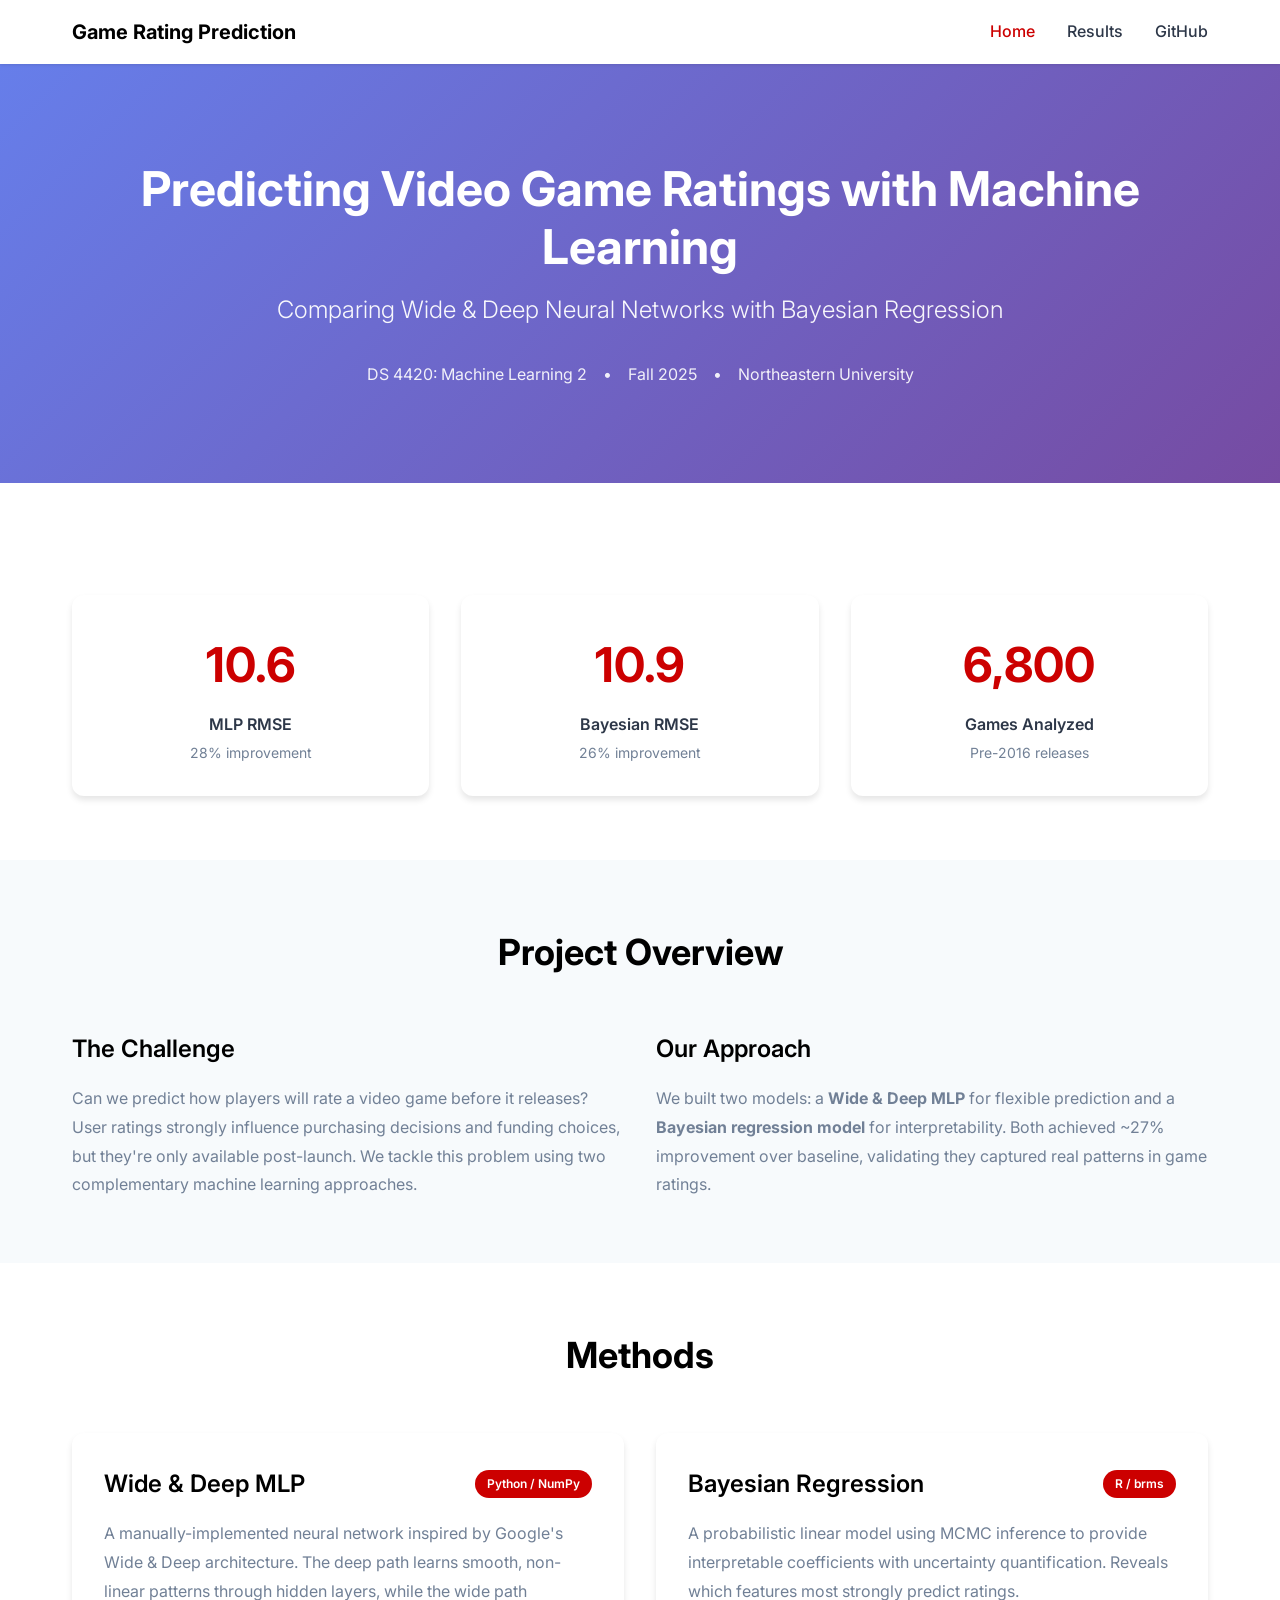
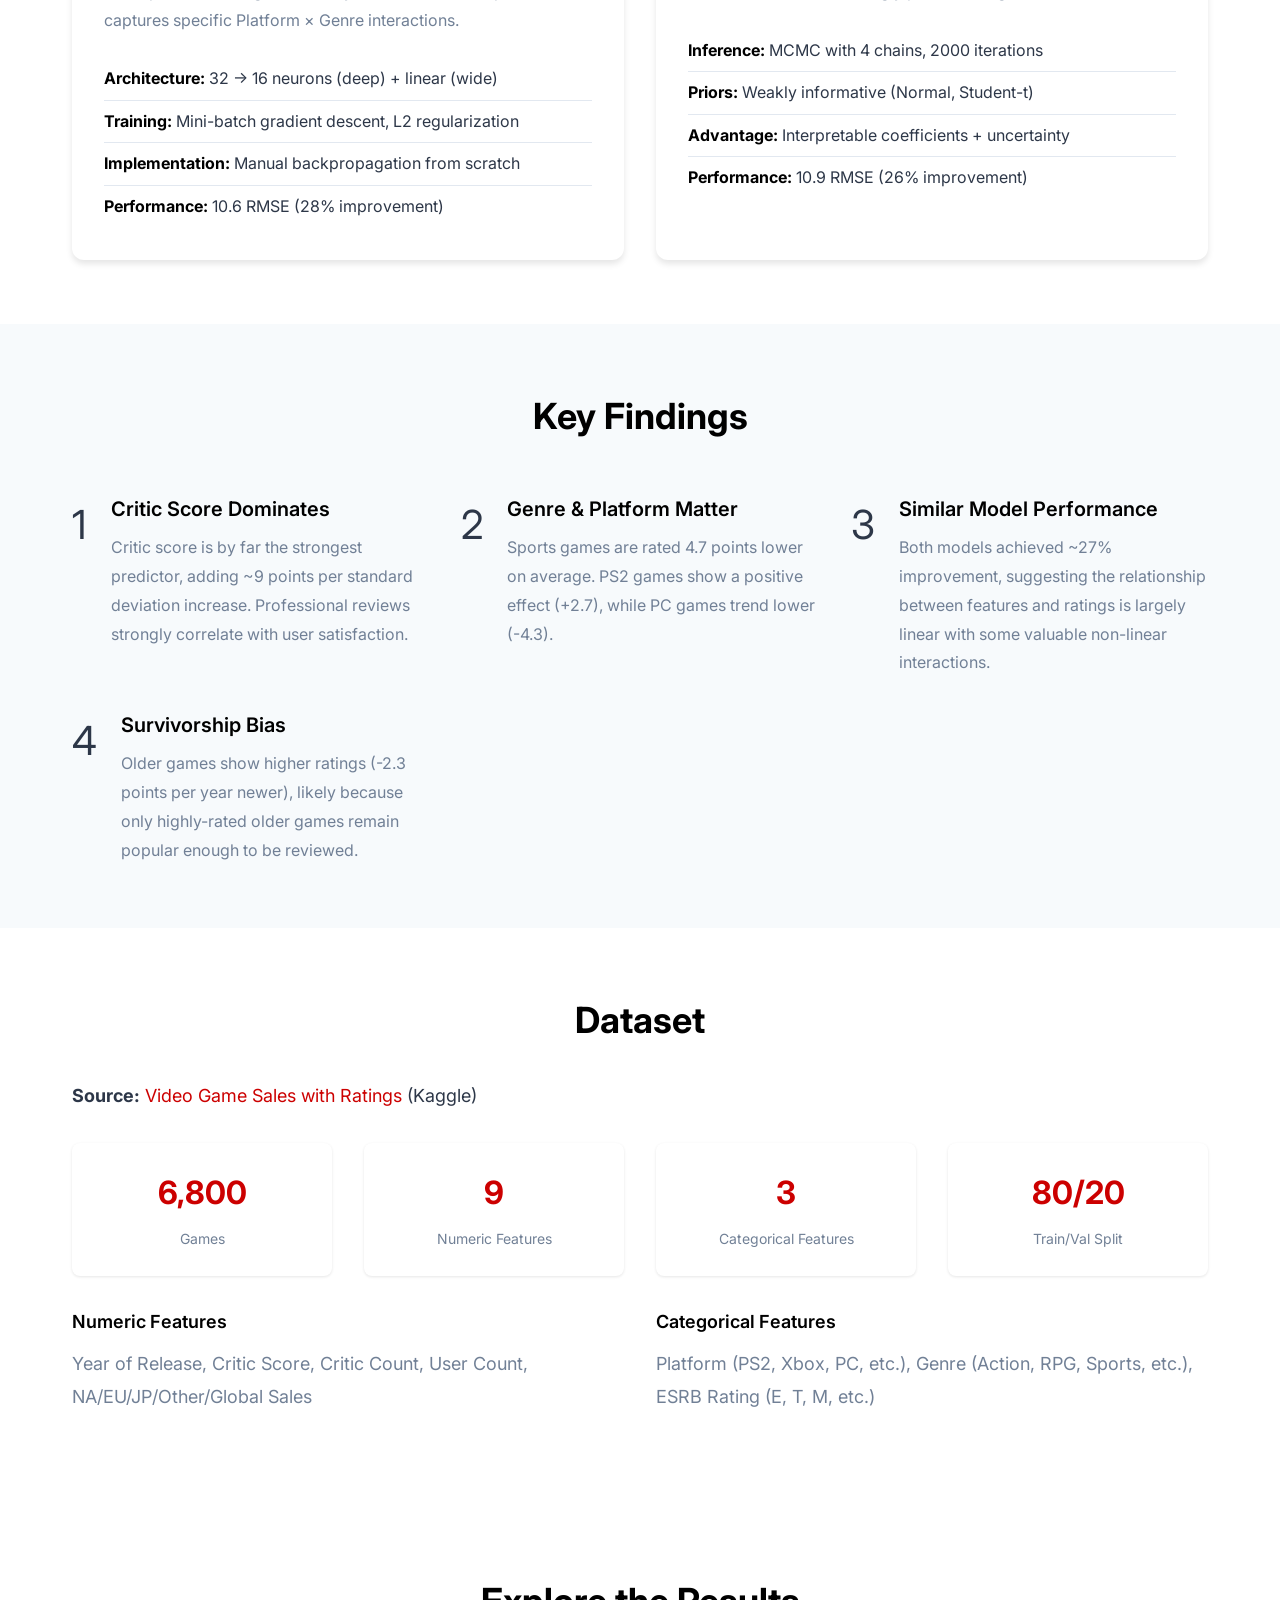
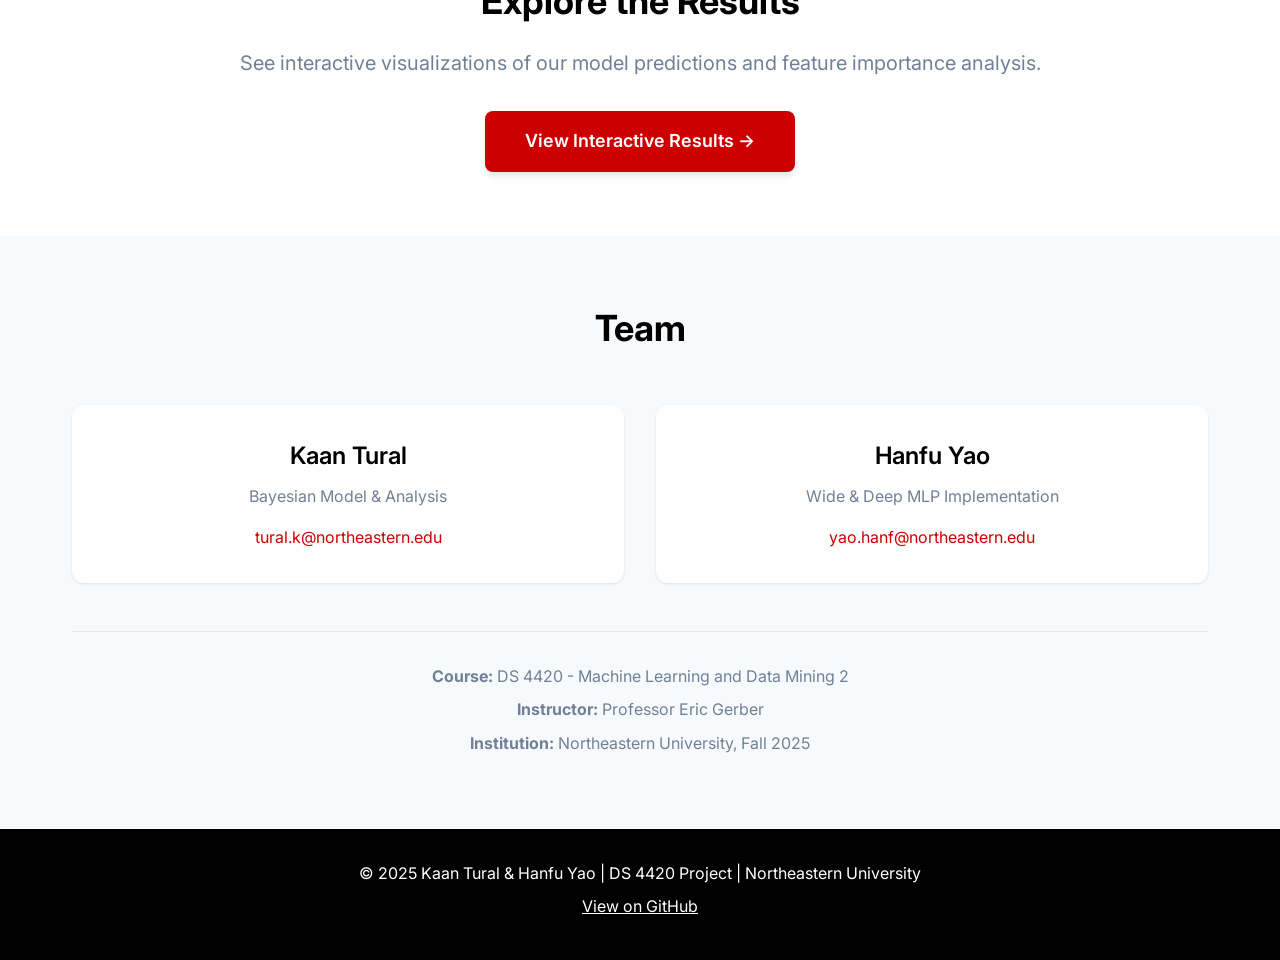
<file: docs/index.html>
<!DOCTYPE html>
<html lang="en">
<head>
    <meta charset="UTF-8">
    <meta name="viewport" content="width=device-width, initial-scale=1.0">
    <title>Game Rating Prediction | DS 4420 Project</title>
    <link rel="stylesheet" href="css/style.css">
    <link href="https://fonts.googleapis.com/css2?family=Inter:wght@300;400;600;700&display=swap" rel="stylesheet">
</head>
<body>
    <nav class="navbar">
        <div class="container">
            <div class="nav-brand">Game Rating Prediction</div>
            <div class="nav-links">
                <a href="index.html" class="active">Home</a>
                <a href="results.html">Results</a>
                <a href="https://github.com/Danny035/DS4420-Project" target="_blank">GitHub</a>
            </div>
        </div>
    </nav>

    <header class="hero">
        <div class="container">
            <h1 class="hero-title">Predicting Video Game Ratings with Machine Learning</h1>
            <p class="hero-subtitle">Comparing Wide & Deep Neural Networks with Bayesian Regression</p>
            <div class="hero-meta">
                <span>DS 4420: Machine Learning 2</span>
                <span>•</span>
                <span>Fall 2025</span>
                <span>•</span>
                <span>Northeastern University</span>
            </div>
        </div>
    </header>

    <main>
        <section class="section">
            <div class="container">
                <div class="metrics-grid">
                    <div class="metric-card">
                        <div class="metric-value">10.6</div>
                        <div class="metric-label">MLP RMSE</div>
                        <div class="metric-sub">28% improvement</div>
                    </div>
                    <div class="metric-card">
                        <div class="metric-value">10.9</div>
                        <div class="metric-label">Bayesian RMSE</div>
                        <div class="metric-sub">26% improvement</div>
                    </div>
                    <div class="metric-card">
                        <div class="metric-value">6,800</div>
                        <div class="metric-label">Games Analyzed</div>
                        <div class="metric-sub">Pre-2016 releases</div>
                    </div>
                </div>
            </div>
        </section>

        <section class="section bg-light">
            <div class="container">
                <h2 class="section-title">Project Overview</h2>
                <div class="content-grid">
                    <div class="content-block">
                        <h3>The Challenge</h3>
                        <p>Can we predict how players will rate a video game before it releases? User ratings strongly influence purchasing decisions and funding choices, but they're only available post-launch. We tackle this problem using two complementary machine learning approaches.</p>
                    </div>
                    <div class="content-block">
                        <h3>Our Approach</h3>
                        <p>We built two models: a <strong>Wide & Deep MLP</strong> for flexible prediction and a <strong>Bayesian regression model</strong> for interpretability. Both achieved ~27% improvement over baseline, validating they captured real patterns in game ratings.</p>
                    </div>
                </div>
            </div>
        </section>

        <section class="section">
            <div class="container">
                <h2 class="section-title">Methods</h2>
                <div class="methods-grid">
                    <div class="method-card">
                        <div class="method-header">
                            <h3>Wide & Deep MLP</h3>
                            <span class="badge">Python / NumPy</span>
                        </div>
                        <p class="method-description">A manually-implemented neural network inspired by Google's Wide & Deep architecture. The deep path learns smooth, non-linear patterns through hidden layers, while the wide path captures specific Platform × Genre interactions.</p>
                        <ul class="method-features">
                            <li><strong>Architecture:</strong> 32 → 16 neurons (deep) + linear (wide)</li>
                            <li><strong>Training:</strong> Mini-batch gradient descent, L2 regularization</li>
                            <li><strong>Implementation:</strong> Manual backpropagation from scratch</li>
                            <li><strong>Performance:</strong> 10.6 RMSE (28% improvement)</li>
                        </ul>
                    </div>
                    <div class="method-card">
                        <div class="method-header">
                            <h3>Bayesian Regression</h3>
                            <span class="badge">R / brms</span>
                        </div>
                        <p class="method-description">A probabilistic linear model using MCMC inference to provide interpretable coefficients with uncertainty quantification. Reveals which features most strongly predict ratings.</p>
                        <ul class="method-features">
                            <li><strong>Inference:</strong> MCMC with 4 chains, 2000 iterations</li>
                            <li><strong>Priors:</strong> Weakly informative (Normal, Student-t)</li>
                            <li><strong>Advantage:</strong> Interpretable coefficients + uncertainty</li>
                            <li><strong>Performance:</strong> 10.9 RMSE (26% improvement)</li>
                        </ul>
                    </div>
                </div>
            </div>
        </section>

        <section class="section bg-light">
            <div class="container">
                <h2 class="section-title">Key Findings</h2>
                <div class="findings-list">
                    <div class="finding-item">
                        <div class="finding-icon">1</div>
                        <div class="finding-content">
                            <h4>Critic Score Dominates</h4>
                            <p>Critic score is by far the strongest predictor, adding ~9 points per standard deviation increase. Professional reviews strongly correlate with user satisfaction.</p>
                        </div>
                    </div>
                    <div class="finding-item">
                        <div class="finding-icon">2</div>
                        <div class="finding-content">
                            <h4>Genre & Platform Matter</h4>
                            <p>Sports games are rated 4.7 points lower on average. PS2 games show a positive effect (+2.7), while PC games trend lower (-4.3).</p>
                        </div>
                    </div>
                    <div class="finding-item">
                        <div class="finding-icon">3</div>
                        <div class="finding-content">
                            <h4>Similar Model Performance</h4>
                            <p>Both models achieved ~27% improvement, suggesting the relationship between features and ratings is largely linear with some valuable non-linear interactions.</p>
                        </div>
                    </div>
                    <div class="finding-item">
                        <div class="finding-icon">4</div>
                        <div class="finding-content">
                            <h4>Survivorship Bias</h4>
                            <p>Older games show higher ratings (-2.3 points per year newer), likely because only highly-rated older games remain popular enough to be reviewed.</p>
                        </div>
                    </div>
                </div>
            </div>
        </section>

        <section class="section">
            <div class="container">
                <h2 class="section-title">Dataset</h2>
                <div class="dataset-info">
                    <p><strong>Source:</strong> <a href="https://www.kaggle.com/datasets/rush4ratio/video-game-sales-with-ratings" target="_blank">Video Game Sales with Ratings</a> (Kaggle)</p>
                    <div class="dataset-grid">
                        <div class="dataset-stat">
                            <strong>6,800</strong>
                            <span>Games</span>
                        </div>
                        <div class="dataset-stat">
                            <strong>9</strong>
                            <span>Numeric Features</span>
                        </div>
                        <div class="dataset-stat">
                            <strong>3</strong>
                            <span>Categorical Features</span>
                        </div>
                        <div class="dataset-stat">
                            <strong>80/20</strong>
                            <span>Train/Val Split</span>
                        </div>
                    </div>
                    <div class="features-list">
                        <div class="feature-group">
                            <h4>Numeric Features</h4>
                            <p>Year of Release, Critic Score, Critic Count, User Count, NA/EU/JP/Other/Global Sales</p>
                        </div>
                        <div class="feature-group">
                            <h4>Categorical Features</h4>
                            <p>Platform (PS2, Xbox, PC, etc.), Genre (Action, RPG, Sports, etc.), ESRB Rating (E, T, M, etc.)</p>
                        </div>
                    </div>
                </div>
            </div>
        </section>

        <section class="section cta-section">
            <div class="container">
                <h2 class="section-title">Explore the Results</h2>
                <p class="cta-text">See interactive visualizations of our model predictions and feature importance analysis.</p>
                <a href="results.html" class="btn-primary">View Interactive Results →</a>
            </div>
        </section>

        <section class="section bg-light">
            <div class="container">
                <h2 class="section-title">Team</h2>
                <div class="team-grid">
                    <div class="team-member">
                        <h4>Kaan Tural</h4>
                        <p>Bayesian Model & Analysis</p>
                        <a href="mailto:tural.k@northeastern.edu">tural.k@northeastern.edu</a>
                    </div>
                    <div class="team-member">
                        <h4>Hanfu Yao</h4>
                        <p>Wide & Deep MLP Implementation</p>
                        <a href="mailto:yao.hanf@northeastern.edu">yao.hanf@northeastern.edu</a>
                    </div>
                </div>
                <div class="course-info">
                    <p><strong>Course:</strong> DS 4420 - Machine Learning and Data Mining 2</p>
                    <p><strong>Instructor:</strong> Professor Eric Gerber</p>
                    <p><strong>Institution:</strong> Northeastern University, Fall 2025</p>
                </div>
            </div>
        </section>
    </main>

    <footer class="footer">
        <div class="container">
            <p>&copy; 2025 Kaan Tural & Hanfu Yao | DS 4420 Project | Northeastern University</p>
            <p><a href="https://github.com/Danny035/DS4420-Project" target="_blank">View on GitHub</a></p>
        </div>
    </footer>

    <script src="js/main.js"></script>
</body>
</html>
</file>
<file: docs/css/style.css>
/* 
===================================
RESET & BASE STYLES
===================================
*/

* {
    margin: 0;
    padding: 0;
    box-sizing: border-box;
}

:root {
    --primary-color: #CC0000;        /* Using Northeastern Red :D*/
    --secondary-color: #000000;
    --text-color: #2d3748;
    --text-light: #718096;
    --bg-light: #f7fafc;
    --bg-white: #ffffff;
    --border-color: #e2e8f0;
    --success-color: #48bb78;
    --shadow-sm: 0 1px 3px rgba(0, 0, 0, 0.1);
    --shadow-md: 0 4px 6px rgba(0, 0, 0, 0.1);
    --shadow-lg: 0 10px 25px rgba(0, 0, 0, 0.1);
}

body {
    font-family: 'Inter', -apple-system, BlinkMacSystemFont, 'Segoe UI', Roboto, sans-serif;
    color: var(--text-color);
    line-height: 1.6;
    background: var(--bg-white);
}

.container {
    max-width: 1200px;
    margin: 0 auto;
    padding: 0 2rem;
}

a {
    color: var(--primary-color);
    text-decoration: none;
    transition: color 0.3s ease;
}

a:hover {
    color: #a30000;
}

/*
===================================
NAVIGATION
===================================
*/

.navbar {
    background: var(--bg-white);
    box-shadow: var(--shadow-sm);
    position: sticky;
    top: 0;
    z-index: 1000;
    padding: 1rem 0;
}

.navbar .container {
    display: flex;
    justify-content: space-between;
    align-items: center;
}

.nav-brand {
    font-size: 1.25rem;
    font-weight: 700;
    color: var(--secondary-color);
}

.nav-links {
    display: flex;
    gap: 2rem;
}

.nav-links a {
    font-weight: 500;
    color: var(--text-color);
    transition: color 0.3s ease;
}

.nav-links a:hover,
.nav-links a.active {
    color: var(--primary-color);
}

/* 
===================================
 HERO SECTION
===================================
*/

.hero {
    background: linear-gradient(135deg, #667eea 0%, #764ba2 100%);
    color: white;
    padding: 6rem 0;
    text-align: center;
}

.hero-title {
    font-size: 3rem;
    font-weight: 700;
    margin-bottom: 1rem;
    line-height: 1.2;
}

.hero-subtitle {
    font-size: 1.5rem;
    font-weight: 300;
    margin-bottom: 2rem;
    opacity: 0.95;
}

.hero-meta {
    display: flex;
    justify-content: center;
    gap: 1rem;
    font-size: 1rem;
    opacity: 0.9;
}

.hero-meta span {
    white-space: nowrap;
}

/* 
===================================
 PAGE HEADER
===================================
*/

.page-header {
    background: linear-gradient(135deg, #667eea 0%, #764ba2 100%);
    color: white;
    padding: 4rem 0;
    text-align: center;
}

.page-header h1 {
    font-size: 2.5rem;
    font-weight: 700;
    margin-bottom: 0.5rem;
}

.page-header p {
    font-size: 1.25rem;
    opacity: 0.95;
}

/* 
===================================
 SECTIONS
===================================
*/

.section {
    padding: 4rem 0;
}

.section.bg-light {
    background: var(--bg-light);
}

.section-title {
    font-size: 2.25rem;
    font-weight: 700;
    text-align: center;
    margin-bottom: 1rem;
    color: var(--secondary-color);
}

.section-subtitle {
    text-align: center;
    color: var(--text-light);
    font-size: 1.125rem;
    margin-bottom: 2rem;
}

/* 
===================================
 METRICS GRID
===================================
*/

.metrics-grid {
    display: grid;
    grid-template-columns: repeat(auto-fit, minmax(250px, 1fr));
    gap: 2rem;
    margin-top: 3rem;
}

.metric-card {
    background: var(--bg-white);
    padding: 2rem;
    border-radius: 12px;
    text-align: center;
    box-shadow: var(--shadow-md);
    transition: transform 0.3s ease, box-shadow 0.3s ease;
}

.metric-card:hover {
    transform: translateY(-5px);
    box-shadow: var(--shadow-lg);
}

.metric-value {
    font-size: 3rem;
    font-weight: 700;
    color: var(--primary-color);
    margin-bottom: 0.5rem;
}

.metric-label {
    font-size: 1rem;
    font-weight: 600;
    color: var(--text-color);
    margin-bottom: 0.25rem;
}

.metric-sub {
    font-size: 0.875rem;
    color: var(--text-light);
}

/* 
===================================
 CONTENT GRID
===================================
*/

.content-grid {
    display: grid;
    grid-template-columns: repeat(auto-fit, minmax(300px, 1fr));
    gap: 2rem;
    margin-top: 3rem;
}

.content-block h3 {
    font-size: 1.5rem;
    font-weight: 600;
    margin-bottom: 1rem;
    color: var(--secondary-color);
}

.content-block p {
    color: var(--text-light);
    line-height: 1.8;
}

/* 
===================================
METHODS GRID
===================================
*/

.methods-grid {
    display: grid;
    grid-template-columns: repeat(auto-fit, minmax(400px, 1fr));
    gap: 2rem;
    margin-top: 3rem;
}

.method-card {
    background: var(--bg-white);
    padding: 2rem;
    border-radius: 12px;
    box-shadow: var(--shadow-md);
}

.method-header {
    display: flex;
    justify-content: space-between;
    align-items: center;
    margin-bottom: 1rem;
}

.method-header h3 {
    font-size: 1.5rem;
    font-weight: 600;
    color: var(--secondary-color);
}

.badge {
    background: var(--primary-color);
    color: white;
    padding: 0.25rem 0.75rem;
    border-radius: 20px;
    font-size: 0.75rem;
    font-weight: 600;
}

.method-description {
    color: var(--text-light);
    margin-bottom: 1.5rem;
    line-height: 1.8;
}

.method-features {
    list-style: none;
}

.method-features li {
    padding: 0.5rem 0;
    color: var(--text-color);
    border-bottom: 1px solid var(--border-color);
}

.method-features li:last-child {
    border-bottom: none;
}

.method-features strong {
    color: var(--secondary-color);
}

/* 
===================================
FINDINGS LIST
===================================
*/

.findings-list {
    display: grid;
    grid-template-columns: repeat(auto-fit, minmax(300px, 1fr));
    gap: 2rem;
    margin-top: 3rem;
}

.finding-item {
    display: flex;
    gap: 1.5rem;
}

.finding-icon {
    font-size: 2.5rem;
    flex-shrink: 0;
}

.finding-content h4 {
    font-size: 1.25rem;
    font-weight: 600;
    margin-bottom: 0.5rem;
    color: var(--secondary-color);
}

.finding-content p {
    color: var(--text-light);
    line-height: 1.8;
}

/*
===================================
DATASET INFO
===================================
*/

.dataset-info {
    margin-top: 2rem;
}

.dataset-info p {
    margin-bottom: 2rem;
    font-size: 1.125rem;
}

.dataset-grid {
    display: grid;
    grid-template-columns: repeat(auto-fit, minmax(150px, 1fr));
    gap: 2rem;
    margin-bottom: 2rem;
}

.dataset-stat {
    text-align: center;
    padding: 1.5rem;
    background: var(--bg-white);
    border-radius: 8px;
    box-shadow: var(--shadow-sm);
}

.dataset-stat strong {
    display: block;
    font-size: 2rem;
    color: var(--primary-color);
    margin-bottom: 0.5rem;
}

.dataset-stat span {
    color: var(--text-light);
    font-size: 0.875rem;
}

.features-list {
    display: grid;
    grid-template-columns: repeat(auto-fit, minmax(300px, 1fr));
    gap: 2rem;
}

.feature-group h4 {
    font-size: 1.125rem;
    font-weight: 600;
    margin-bottom: 0.75rem;
    color: var(--secondary-color);
}

.feature-group p {
    color: var(--text-light);
    line-height: 1.8;
}

/* 
===================================
CTA SECTION
===================================
*/

.cta-section {
    text-align: center;
}

.cta-text {
    font-size: 1.25rem;
    color: var(--text-light);
    margin-bottom: 2rem;
}

.btn-primary {
    display: inline-block;
    background: var(--primary-color);
    color: white;
    padding: 1rem 2.5rem;
    border-radius: 8px;
    font-weight: 600;
    font-size: 1.125rem;
    transition: all 0.3s ease;
    box-shadow: var(--shadow-md);
}

.btn-primary:hover {
    background: #a30000;
    transform: translateY(-2px);
    box-shadow: var(--shadow-lg);
    color: white;
}

/* 
===================================
TEAM SECTION
===================================
*/

.team-grid {
    display: grid;
    grid-template-columns: repeat(auto-fit, minmax(300px, 1fr));
    gap: 2rem;
    margin: 3rem 0;
}

.team-member {
    text-align: center;
    padding: 2rem;
    background: var(--bg-white);
    border-radius: 12px;
    box-shadow: var(--shadow-sm);
}

.team-member h4 {
    font-size: 1.5rem;
    font-weight: 600;
    margin-bottom: 0.5rem;
    color: var(--secondary-color);
}

.team-member p {
    color: var(--text-light);
    margin-bottom: 1rem;
}

.course-info {
    text-align: center;
    margin-top: 3rem;
    padding-top: 2rem;
    border-top: 1px solid var(--border-color);
}

.course-info p {
    margin-bottom: 0.5rem;
    color: var(--text-light);
}

/* 
===================================
RESULTS PAGE - TABLE
=================================== 
*/

.table-container {
    overflow-x: auto;
    margin-top: 2rem;
}

.results-table {
    width: 100%;
    border-collapse: collapse;
    background: var(--bg-white);
    box-shadow: var(--shadow-md);
    border-radius: 8px;
    overflow: hidden;
}

.results-table thead {
    background: var(--secondary-color);
    color: white;
}

.results-table th,
.results-table td {
    padding: 1rem;
    text-align: left;
}

.results-table th {
    font-weight: 600;
}

.results-table tbody tr {
    border-bottom: 1px solid var(--border-color);
}

.results-table tbody tr:last-child {
    border-bottom: none;
}

.results-table tbody tr:hover {
    background: var(--bg-light);
}

.highlight-row {
    background: rgba(102, 126, 234, 0.05);
}

.improvement {
    color: var(--success-color);
    font-weight: 600;
}

/* 
===================================
CHART CONTROLS & CONTAINERS
=================================== 
*/

.chart-controls {
    display: flex;
    justify-content: center;
    gap: 1rem;
    margin: 2rem 0;
}

.chart-btn {
    padding: 0.75rem 2rem;
    border: 2px solid var(--border-color);
    background: var(--bg-white);
    border-radius: 8px;
    font-weight: 600;
    cursor: pointer;
    transition: all 0.3s ease;
}

.chart-btn:hover {
    border-color: var(--primary-color);
    color: var(--primary-color);
}

.chart-btn.active {
    background: var(--primary-color);
    color: white;
    border-color: var(--primary-color);
}

.chart-container {
    max-width: 900px;
    margin: 2rem auto;
    padding: 2rem;
    background: var(--bg-white);
    border-radius: 12px;
    box-shadow: var(--shadow-md);
}

.chart-info {
    margin-top: 2rem;
    padding: 1.5rem;
    background: var(--bg-light);
    border-radius: 8px;
    border-left: 4px solid var(--primary-color);
}

.chart-info p {
    color: var(--text-color);
    line-height: 1.8;
}

/*
===================================
FEATURE INSIGHTS
===================================
*/

.feature-insights {
    display: grid;
    grid-template-columns: repeat(auto-fit, minmax(250px, 1fr));
    gap: 1.5rem;
    margin-top: 2rem;
}

.insight-card {
    padding: 1.5rem;
    background: var(--bg-white);
    border-radius: 8px;
    box-shadow: var(--shadow-sm);
    border-top: 3px solid var(--primary-color);
}

.insight-card h4 {
    font-size: 1.125rem;
    font-weight: 600;
    margin-bottom: 0.75rem;
    color: var(--secondary-color);
}

.insight-card p {
    color: var(--text-light);
    line-height: 1.8;
}

/*
===================================
COMPARISON GRID
===================================
*/

.comparison-grid {
    display: grid;
    grid-template-columns: repeat(auto-fit, minmax(400px, 1fr));
    gap: 2rem;
    margin-top: 3rem;
}

.comparison-card {
    background: var(--bg-white);
    padding: 2rem;
    border-radius: 12px;
    box-shadow: var(--shadow-md);
}

.comparison-card h3 {
    font-size: 1.5rem;
    font-weight: 600;
    margin-bottom: 1.5rem;
    color: var(--secondary-color);
    text-align: center;
}

.pros-cons {
    display: grid;
    gap: 1.5rem;
}

.pros h4,
.cons h4 {
    font-size: 1.125rem;
    font-weight: 600;
    margin-bottom: 0.75rem;
}

.pros h4 {
    color: var(--success-color);
}

.cons h4 {
    color: #f56565;
}

.pros ul,
.cons ul {
    list-style: none;
}

.pros li,
.cons li {
    padding: 0.5rem 0;
    padding-left: 1.5rem;
    position: relative;
    color: var(--text-light);
}

.pros li::before {
    content: '✓';
    position: absolute;
    left: 0;
    color: var(--success-color);
    font-weight: bold;
}

.cons li::before {
    content: '•';
    position: absolute;
    left: 0;
    color: #f56565;
    font-weight: bold;
}

/* 
===================================
CTA BOX
=================================== 
*/

.cta-box {
    text-align: center;
    padding: 3rem;
    background: linear-gradient(135deg, #667eea 0%, #764ba2 100%);
    border-radius: 12px;
    color: white;
}

.cta-box h2 {
    font-size: 2rem;
    margin-bottom: 1rem;
}

.cta-box p {
    font-size: 1.25rem;
    margin-bottom: 2rem;
    opacity: 0.95;
}

.cta-box .btn-primary {
    background: white;
    color: var(--primary-color);
}

.cta-box .btn-primary:hover {
    background: var(--bg-light);
}

/* 
===================================
FOOTER
===================================
*/

.footer {
    background: var(--secondary-color);
    color: white;
    padding: 2rem 0;
    text-align: center;
}

.footer p {
    margin-bottom: 0.5rem;
}

.footer a {
    color: white;
    text-decoration: underline;
}

.footer a:hover {
    color: var(--bg-light);
}

/*
===================================
RESPONSIVE DESIGN
===================================
*/

@media (max-width: 768px) {
    .hero-title {
        font-size: 2rem;
    }

    .hero-subtitle {
        font-size: 1.25rem;
    }

    .hero-meta {
        flex-direction: column;
        gap: 0.5rem;
    }

    .section-title {
        font-size: 1.75rem;
    }

    .nav-links {
        gap: 1rem;
    }

    .methods-grid,
    .comparison-grid {
        grid-template-columns: 1fr;
    }
    .chart-controls {
        flex-direction: column;
    }
    .chart-btn {
        width: 100%;
    }
}

@media (max-width: 480px) {
    .container {
        padding: 0 1rem;
    }
    .hero {
        padding: 4rem 0;
    }
    .section {
        padding: 3rem 0;
    }
    .metric-value {
        font-size: 2.5rem;
    }
}
</file>
